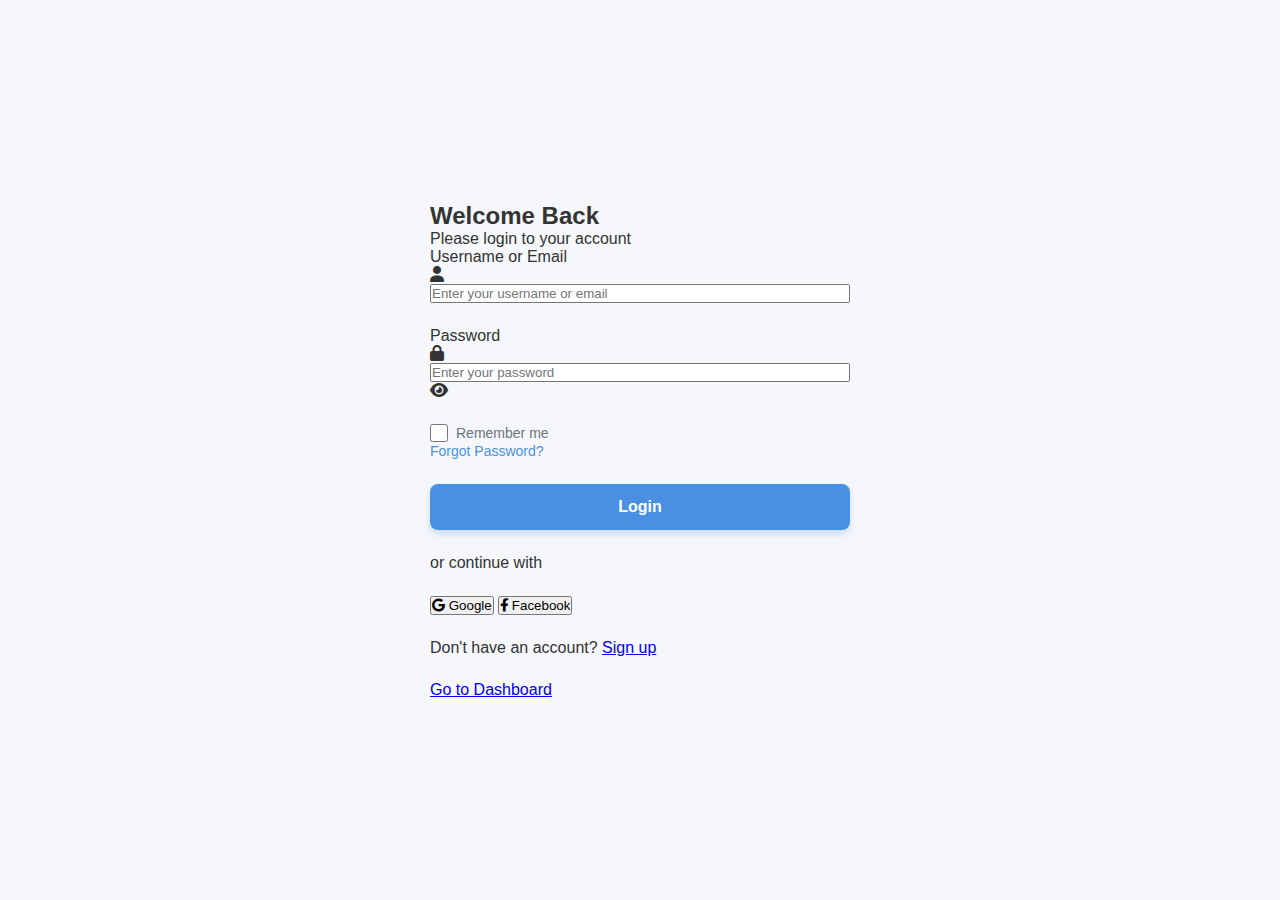
<file: index.html>
<!DOCTYPE html>
<html lang="en">
<head>
    <meta charset="UTF-8">
    <meta name="viewport" content="width=device-width, initial-scale=1.0">
    <title>Login Page</title>
    <link rel="stylesheet" href="styles.css">
    <link rel="stylesheet" href="https://cdnjs.cloudflare.com/ajax/libs/font-awesome/6.0.0-beta3/css/all.min.css">
</head>
<body>
    <div class="container">
        <div class="login-container">
            <div class="login-header">
                <h2>Welcome Back</h2>
                <p>Please login to your account</p>
            </div>
            
            <form id="login-form">
                <div class="form-group">
                    <label for="username">Username or Email</label>
                    <div class="input-group">
                        <span class="input-icon"><i class="fas fa-user"></i></span>
                        <input type="text" id="username" name="username" placeholder="Enter your username or email">
                    </div>
                    <small class="error-message" id="username-error"></small>
                </div>
                
                <div class="form-group">
                    <label for="password">Password</label>
                    <div class="input-group">
                        <span class="input-icon"><i class="fas fa-lock"></i></span>
                        <input type="password" id="password" name="password" placeholder="Enter your password">
                        <span class="toggle-password"><i class="fas fa-eye"></i></span>
                    </div>
                    <small class="error-message" id="password-error"></small>
                </div>
                
                <div class="form-options">
                    <div class="remember-me">
                        <input type="checkbox" id="remember" name="remember">
                        <label for="remember">Remember me</label>
                    </div>
                    <a href="#" class="forgot-password">Forgot Password?</a>
                </div>
                
                <button type="submit" class="login-btn">Login</button>
                
                <div class="divider">
                    <span>or continue with</span>
                </div>
                
                <div class="social-login">
                    <button type="button" class="social-btn google">
                        <i class="fab fa-google"></i>
                        <span>Google</span>
                    </button>
                    <button type="button" class="social-btn facebook">
                        <i class="fab fa-facebook-f"></i>
                        <span>Facebook</span>
                    </button>
                </div>
                
                <div class="signup-link">
                    <p>Don't have an account? <a href="#">Sign up</a></p>
                </div>
                
                <div class="dashboard-link">
                    <p><a href="dashboard.html">Go to Dashboard</a></p>
                </div>
            </form>
        </div>
    </div>
    
    <script src="script.js"></script>
</body>
</html>
</file>
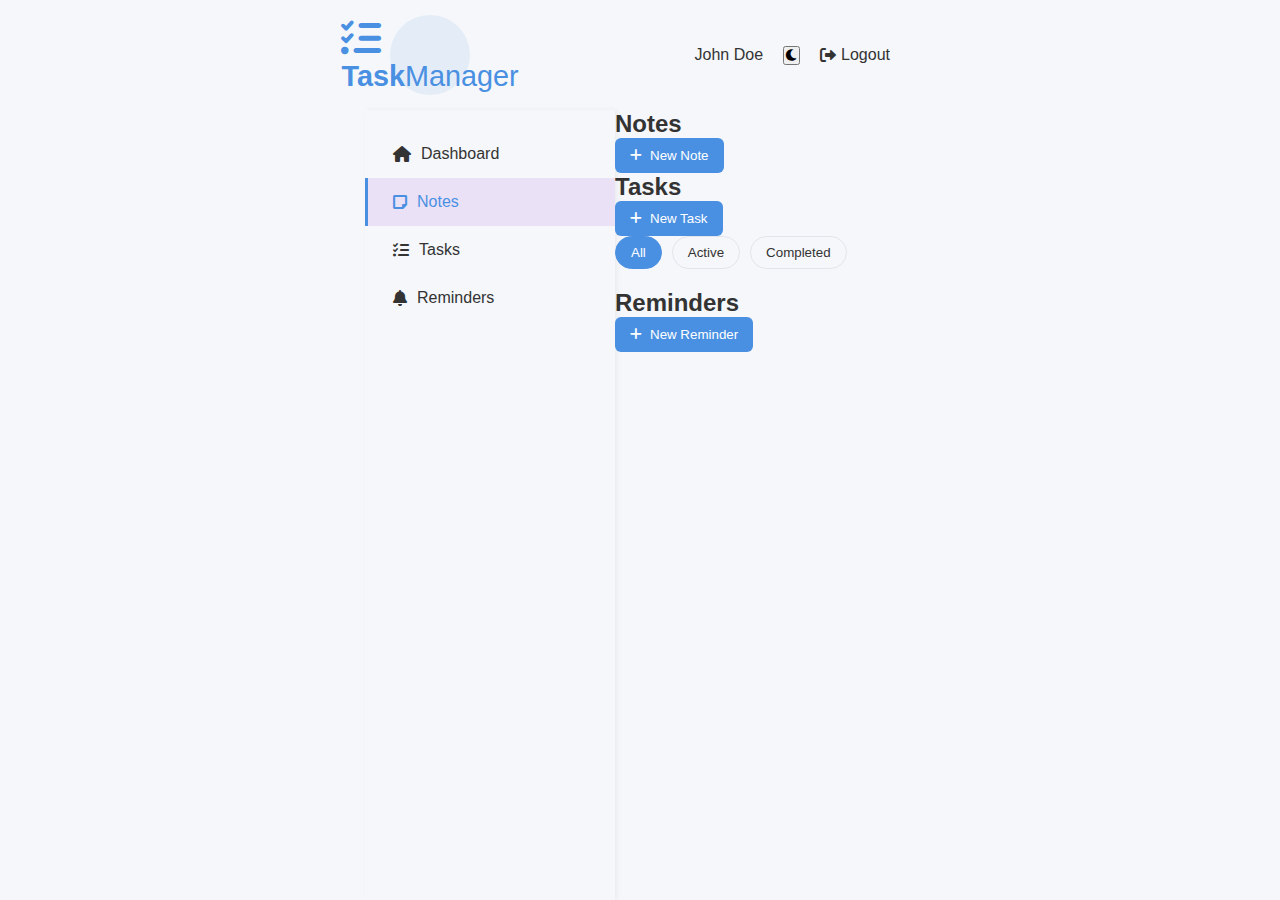
<file: dashboard.html>
<!DOCTYPE html>
<html lang="en">
<head>
    <meta charset="UTF-8">
    <meta name="viewport" content="width=device-width, initial-scale=1.0">
    <title>Dashboard - Notes & Tasks</title>
    <link rel="stylesheet" href="styles.css">
    <link rel="stylesheet" href="dashboard.css">
    <link rel="stylesheet" href="https://cdnjs.cloudflare.com/ajax/libs/font-awesome/6.0.0-beta3/css/all.min.css">
</head>
<body>
    <div class="dashboard-container">
        <!-- Header Section -->
        <header class="dashboard-header">
            <div class="logo">
                <h1><i class="fas fa-tasks"></i> Task<span>Manager</span></h1>
            </div>
            <div class="user-menu">
                <span class="user-name">John Doe</span>
                <button id="theme-toggle" class="theme-toggle">
                    <i class="fas fa-moon"></i>
                </button>
                <a href="index.html" class="logout-btn">
                    <i class="fas fa-sign-out-alt"></i> Logout
                </a>
            </div>
        </header>

        <!-- Main Content -->
        <main class="dashboard-main">
            <!-- Sidebar -->
            <aside class="sidebar">
                <nav class="sidebar-nav">
                    <ul>
                        <li class="active"><a href="#"><i class="fas fa-home"></i> Dashboard</a></li>
                        <li><a href="#" id="notes-tab"><i class="fas fa-sticky-note"></i> Notes</a></li>
                        <li><a href="#" id="tasks-tab"><i class="fas fa-tasks"></i> Tasks</a></li>
                        <li><a href="#" id="reminders-tab"><i class="fas fa-bell"></i> Reminders</a></li>
                    </ul>
                </nav>
            </aside>

            <!-- Content Area -->
            <section class="content-area">
                <!-- Notes Section -->
                <div class="content-section" id="notes-section">
                    <div class="section-header">
                        <h2>Notes</h2>
                        <button id="add-note-btn" class="action-btn">
                            <i class="fas fa-plus"></i> New Note
                        </button>
                    </div>
                    
                    <div class="notes-container" id="notes-container">
                        <!-- Notes will be dynamically added here -->
                    </div>
                </div>

                <!-- Tasks Section -->
                <div class="content-section hidden" id="tasks-section">
                    <div class="section-header">
                        <h2>Tasks</h2>
                        <button id="add-task-btn" class="action-btn">
                            <i class="fas fa-plus"></i> New Task
                        </button>
                    </div>
                    
                    <div class="tasks-filter">
                        <button class="filter-btn active" data-filter="all">All</button>
                        <button class="filter-btn" data-filter="active">Active</button>
                        <button class="filter-btn" data-filter="completed">Completed</button>
                    </div>
                    
                    <div class="tasks-container" id="tasks-container">
                        <!-- Tasks will be dynamically added here -->
                    </div>
                </div>

                <!-- Reminders Section -->
                <div class="content-section hidden" id="reminders-section">
                    <div class="section-header">
                        <h2>Reminders</h2>
                        <button id="add-reminder-btn" class="action-btn">
                            <i class="fas fa-plus"></i> New Reminder
                        </button>
                    </div>
                    
                    <div class="reminders-container" id="reminders-container">
                        <!-- Reminders will be dynamically added here -->
                    </div>
                </div>
            </section>
        </main>
    </div>


    <!-- Task Modal -->
    <div id="task-modal" class="modal">
        <div class="modal-content">
            <div class="modal-header">
                <h3>Add New Task</h3>
                <button class="close-modal">&times;</button>
            </div>
            <div class="modal-body">
                <form id="task-form">
                    <div class="form-group">
                        <label for="task-title">Task Title</label>
                        <input type="text" id="task-title" name="task-title" placeholder="Task Title" required>
                    </div>
                    <div class="form-group">
                        <label for="task-description">Description</label>
                        <textarea id="task-description" name="task-description" placeholder="Task description..." rows="3"></textarea>
                    </div>
                    <div class="form-group">
                        <label for="task-due-date">Due Date</label>
                        <input type="datetime-local" id="task-due-date" name="task-due-date">
                    </div>
                    <div class="form-group">
                        <label for="task-priority">Priority</label>
                        <select id="task-priority" name="task-priority">
                            <option value="low">Low</option>
                            <option value="medium" selected>Medium</option>
                            <option value="high">High</option>
                        </select>
                    </div>
                    <button type="submit" class="submit-btn">Add Task</button>
                </form>
            </div>
        </div>
    </div>

    <!-- Reminder Modal -->
    <div id="reminder-modal" class="modal">
        <div class="modal-content">
            <div class="modal-header">
                <h3>Add New Reminder</h3>
                <button class="close-modal">&times;</button>
            </div>
            <div class="modal-body">
                <form id="reminder-form">
                    <div class="form-group">
                        <label for="reminder-title">Reminder Title</label>
                        <input type="text" id="reminder-title" name="reminder-title" placeholder="Reminder Title" required>
                    </div>
                    <div class="form-group">
                        <label for="reminder-date">Date & Time</label>
                        <input type="datetime-local" id="reminder-date" name="reminder-date" required>
                    </div>
                    <div class="form-group">
                        <label for="reminder-repeat">Repeat</label>
                        <select id="reminder-repeat" name="reminder-repeat">
                            <option value="none">None</option>
                            <option value="daily">Daily</option>
                            <option value="weekly">Weekly</option>
                            <option value="monthly">Monthly</option>
                        </select>
                    </div>
                    <button type="submit" class="submit-btn">Set Reminder</button>
                </form>
            </div>
        </div>
    </div>

    <script src="dashboard.js"></script>
</body>
</html>
</file>
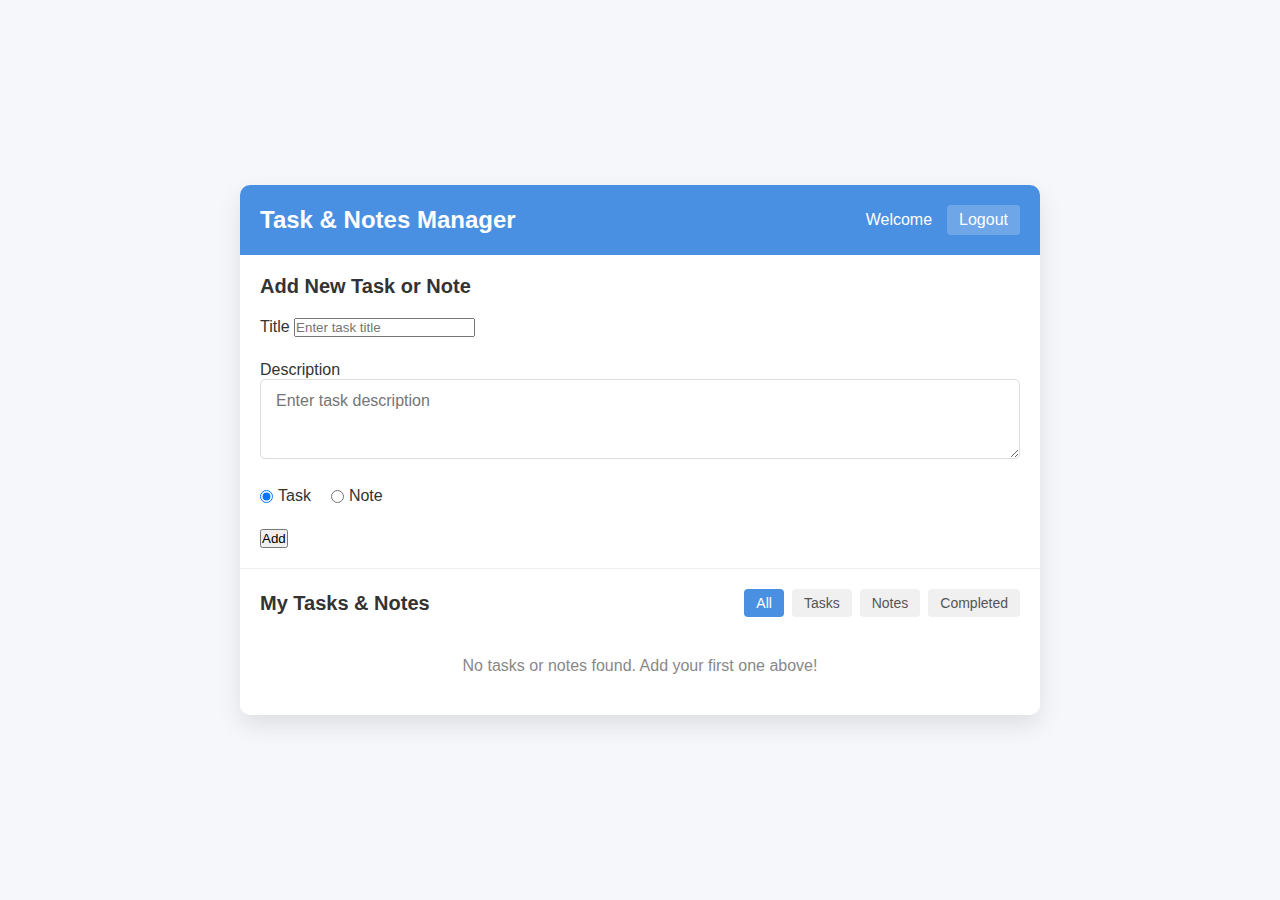
<file: tasks.html>
<!DOCTYPE html>
<html lang="en">
<head>
    <meta charset="UTF-8">
    <meta name="viewport" content="width=device-width, initial-scale=1.0">
    <title>Task & Notes Manager</title>
    <link rel="stylesheet" href="styles.css">
    <link rel="stylesheet" href="tasks.css">
</head>
<body>
    <div class="task-container">
        <div class="task-header">
            <h1>Task & Notes Manager</h1>
            <div class="user-info">
                <span id="username-display">Welcome</span>
                <a href="index.html" class="logout-btn">Logout</a>
            </div>
        </div>
        
        <div class="add-task-section">
            <h2>Add New Task or Note</h2>
            <form id="addTaskForm">
                <div class="form-group">
                    <label for="taskTitle">Title</label>
                    <input type="text" id="taskTitle" name="taskTitle" placeholder="Enter task title" required>
                </div>
                <div class="form-group">
                    <label for="taskDescription">Description</label>
                    <textarea id="taskDescription" name="taskDescription" placeholder="Enter task description" rows="3"></textarea>
                </div>
                <div class="form-group task-type">
                    <div>
                        <input type="radio" id="typeTask" name="taskType" value="task" checked>
                        <label for="typeTask">Task</label>
                    </div>
                    <div>
                        <input type="radio" id="typeNote" name="taskType" value="note">
                        <label for="typeNote">Note</label>
                    </div>
                </div>
                <div class="form-group">
                    <button type="submit">Add</button>
                </div>
            </form>
        </div>
        
        <div class="tasks-section">
            <div class="section-header">
                <h2>My Tasks & Notes</h2>
                <div class="filter-options">
                    <button class="filter-btn active" data-filter="all">All</button>
                    <button class="filter-btn" data-filter="task">Tasks</button>
                    <button class="filter-btn" data-filter="note">Notes</button>
                    <button class="filter-btn" data-filter="completed">Completed</button>
                </div>
            </div>
            
            <div id="tasksList" class="tasks-list">
                <!-- Tasks will be dynamically added here -->
                <div class="no-tasks-message">No tasks or notes yet. Add your first one above!</div>
            </div>
        </div>
    </div>
    
    <script src="tasks.js"></script>
</body>
</html>
</file>
<file: dashboard.css>
/* Dashboard specific styles */

/* Layout */
.dashboard-container {
    display: flex;
    flex-direction: column;
    min-height: 100vh;
    background-color: var(--background-color);
}

/* Header */
.dashboard-header {
    background-color: var(--white);
    box-shadow: var(--shadow);
    padding: 15px 25px;
    display: flex;
    justify-content: space-between;
    align-items: center;
    position: sticky;
    top: 0;
    z-index: 100;
}

.logo h1 {
    font-size: 1.8rem;
    color: var(--primary-color);
}

.logo h1 span {
    font-weight: 400;
    color: var(--text-color);
}

.user-menu {
    display: flex;
    align-items: center;
    gap: 20px;
}

.user-name {
    font-weight: 500;
    color: var(--text-color);
}

.logout-btn {
    color: var(--light-text);
    text-decoration: none;
    display: flex;
    align-items: center;
    gap: 5px;
    transition: var(--transition);
}

.logout-btn:hover {
    color: var(--primary-color);
}

/* Main content layout */
.dashboard-main {
    display: flex;
    flex: 1;
}

/* Sidebar */
.sidebar {
    width: 250px;
    background-color: var(--white);
    box-shadow: 2px 0 5px rgba(0, 0, 0, 0.05);
    padding: 20px 0;
    transition: var(--transition);
}

.sidebar-nav ul {
    list-style: none;
}

.sidebar-nav li a {
    display: flex;
    align-items: center;
    gap: 10px;
    padding: 15px 25px;
    color: var(--text-color);
    text-decoration: none;
    transition: var(--transition);
    border-left: 3px solid transparent;
}

.sidebar-nav li a:hover {
    background-color: rgba(138, 43, 226, 0.05);
    color: var(--primary-color);
}

.sidebar-nav li.active a {
    background-color: rgba(138, 43, 226, 0.1);
    color: var(--primary-color);
    border-left: 3px solid var(--primary-color);
}


.section-header h2 {
    font-size: 1.5rem;
    color: var(--text-color);
}

.action-btn {
    background-color: var(--primary-color);
    color: white;
    border: none;
    padding: 10px 15px;
    border-radius: 6px;
    cursor: pointer;
    display: flex;
    align-items: center;
    gap: 8px;
    transition: var(--transition);
}

.action-btn:hover {
    background-color: var(--primary-hover);
    transform: translateY(-2px);
}

/* Notes Section */
.notes-container {
    display: grid;
    grid-template-columns: repeat(auto-fill, minmax(300px, 1fr));
    gap: 20px;
}

.note-card {
    background-color: white;
    border-radius: 8px;
    box-shadow: 0 2px 4px rgba(0, 0, 0, 0.1);
    padding: 20px;
    position: relative;
    transition: var(--transition);
}

.note-card:hover {
    box-shadow: 0 5px 15px rgba(0, 0, 0, 0.1);
    transform: translateY(-3px);
}

.note-title {
    font-size: 1.1rem;
    margin-bottom: 10px;
    color: var(--text-color);
}

.note-content {
    color: var(--light-text);
    margin-bottom: 15px;
    white-space: pre-wrap;
}

.note-date {
    font-size: 0.8rem;
    color: var(--light-text);
}

.note-actions {
    position: absolute;
    top: 15px;
    right: 15px;
    display: flex;
    gap: 5px;
}

.note-btn {
    background: none;
    border: none;
    color: var(--light-text);
    cursor: pointer;
    transition: var(--transition);
    font-size: 0.9rem;
}

.note-btn:hover {
    color: var(--primary-color);
}

/* Tasks Section */
.tasks-filter {
    display: flex;
    gap: 10px;
    margin-bottom: 20px;
}

.filter-btn {
    background: none;
    border: 1px solid var(--border-color);
    padding: 8px 15px;
    border-radius: 20px;
    cursor: pointer;
    transition: var(--transition);
    color: var(--light-text);
}

.filter-btn.active, .filter-btn:hover {
    background-color: var(--primary-color);
    color: white;
    border-color: var(--primary-color);
}

.task-item {
    display: flex;
    align-items: center;
    background-color: white;
    padding: 15px 20px;
    border-radius: 8px;
    margin-bottom: 10px;
    box-shadow: 0 2px 4px rgba(0, 0, 0, 0.05);
    transition: var(--transition);
}

.task-item:hover {
    box-shadow: 0 4px 8px rgba(0, 0, 0, 0.1);
}

.task-checkbox {
    margin-right: 15px;
    width: 20px;
    height: 20px;
    border-radius: 50%;
    accent-color: var(--primary-color);
    cursor: pointer;
}

.task-content {
    flex: 1;
}

.task-title {
    font-weight: 500;
    color: var(--text-color);
    margin-bottom: 5px;
    transition: var(--transition);
}

.task-item.completed .task-title {
    text-decoration: line-through;
    color: var(--light-text);
}

.task-details {
    font-size: 0.85rem;
    color: var(--light-text);
    display: flex;
    gap: 15px;
}

.task-due {
    display: flex;
    align-items: center;
    gap: 5px;
}

.task-priority {
    display: flex;
    align-items: center;
    gap: 5px;
}

.priority-indicator {
    width: 12px;
    height: 12px;
    border-radius: 50%;
}

.priority-low {
    background-color: #4caf50;
}

.priority-medium {
    background-color: #ff9800;
}

.priority-high {
    background-color: #f44336;
}

.task-actions {
    display: flex;
    gap: 10px;
}

.task-btn {
    background: none;
    border: none;
    color: var(--light-text);
    cursor: pointer;
    transition: var(--transition);
}

.task-btn:hover {
    color: var(--primary-color);
}

/* Reminders Section */
.reminders-container {
    max-width: 800px;
}

.reminder-item {
    display: flex;
    align-items: center;
    background-color: white;
    padding: 15px 20px;
    border-radius: 8px;
    margin-bottom: 10px;
    box-shadow: 0 2px 4px rgba(0, 0, 0, 0.05);
    transition: var(--transition);
}

.reminder-item:hover {
    box-shadow: 0 4px 8px rgba(0, 0, 0, 0.1);
}

.reminder-icon {
    margin-right: 15px;
    width: 40px;
    height: 40px;
    background-color: rgba(138, 43, 226, 0.1);
    border-radius: 50%;
    display: flex;
    align-items: center;
    justify-content: center;
    color: var(--primary-color);
}

.reminder-content {
    flex: 1;
}

.reminder-title {
    font-weight: 500;
    color: var(--text-color);
    margin-bottom: 5px;
}

.reminder-datetime {
    font-size: 0.85rem;
    color: var(--light-text);
    display: flex;
    align-items: center;
    gap: 5px;
}

.reminder-repeat {
    font-size: 0.85rem;
    color: var(--light-text);
    display: flex;
    align-items: center;
    gap: 5px;
    margin-left: 15px;
}

.reminder-actions {
    display: flex;
    gap: 10px;
}

.reminder-btn {
    background: none;
    border: none;
    color: var(--light-text);
    cursor: pointer;
    transition: var(--transition);
}

.reminder-btn:hover {
    color: var(--primary-color);
}

/* Modal */
.modal {
    display: none;
    position: fixed;
    top: 0;
    left: 0;
    width: 100%;
    height: 100%;
    background-color: rgba(0, 0, 0, 0.5);
    z-index: 1000;
    justify-content: center;
    align-items: center;
}

.modal.show {
    display: flex;
}

.modal-content {
    background-color: var(--white);
    border-radius: 10px;
    box-shadow: 0 5px 15px rgba(0, 0, 0, 0.3);
    width: 100%;
    max-width: 500px;
    max-height: calc(100vh - 40px);
    overflow-y: auto;
    animation: modalOpen 0.3s ease;
}

@keyframes modalOpen {
    from {
        opacity: 0;
        transform: translateY(-20px);
    }
    to {
        opacity: 1;
        transform: translateY(0);
    }
}

.modal-header {
    padding: 20px;
    border-bottom: 1px solid var(--border-color);
    display: flex;
    justify-content: space-between;
    align-items: center;
}

.modal-header h3 {
    color: var(--text-color);
    margin: 0;
}

.close-modal {
    background: none;
    border: none;
    font-size: 1.5rem;
    color: var(--light-text);
    cursor: pointer;
    transition: var(--transition);
}

.close-modal:hover {
    color: var(--primary-color);
}

.modal-body {
    padding: 20px;
}

/* Form Styles */
.submit-btn {
    display: block;
    width: 100%;
    background-color: var(--primary-color);
    color: white;
    border: none;
    padding: 12px;
    border-radius: 8px;
    font-size: 1rem;
    font-weight: 500;
    cursor: pointer;
    transition: var(--transition);
    margin-top: 20px;
}

.submit-btn:hover {
    background-color: var(--primary-hover);
}

/* Responsive */
@media screen and (max-width: 992px) {
    .dashboard-main {
        flex-direction: column;
    }

    .sidebar {
        width: 100%;
        box-shadow: 0 2px 5px rgba(0, 0, 0, 0.05);
    }

    .sidebar-nav ul {
        display: flex;
        overflow-x: auto;
        padding-bottom: 5px;
    }

    .sidebar-nav li {
        flex: 1;
        min-width: 100px;
        text-align: center;
    }

    .sidebar-nav li a {
        justify-content: center;
        padding: 10px 15px;
        border-left: none;
        border-bottom: 3px solid transparent;
    }

    .sidebar-nav li.active a {
        border-left: none;
        border-bottom: 3px solid var(--primary-color);
    }

    .content-area {
        padding: 20px;
    }
}

@media screen and (max-width: 768px) {
    .dashboard-header {
        padding: 10px 15px;
    }

    .logo h1 {
        font-size: 1.5rem;
    }

    .user-menu {
        gap: 10px;
    }

    .user-name {
        display: none;
    }

    .notes-container {
        grid-template-columns: 1fr;
    }
}

/* Dark Mode */
.dark-mode .dashboard-header,
.dark-mode .sidebar,
.dark-mode .note-card,
.dark-mode .task-item,
.dark-mode .reminder-item,
.dark-mode .modal-content {
    background-color: var(--white);
}

.dark-mode .sidebar-nav li a:hover {
    background-color: rgba(138, 43, 226, 0.15);
}

.dark-mode .sidebar-nav li.active a {
    background-color: rgba(138, 43, 226, 0.2);
}

.dark-mode .task-checkbox {
    border-color: var(--border-color);
}

.dark-mode .reminder-icon {
    background-color: rgba(138, 43, 226, 0.2);
}
</file>
<file: tasks.css>
/* Tasks Page Specific Styles */

/* Task Container */
.task-container {
    width: 100%;
    max-width: 800px;
    margin: 0 auto;
    background-color: #ffffff;
    border-radius: 10px;
    box-shadow: 0 10px 25px rgba(0, 0, 0, 0.1);
    overflow: hidden;
}

/* Header */
.task-header {
    background-color: #4a90e2;
    color: white;
    padding: 20px;
    display: flex;
    justify-content: space-between;
    align-items: center;
}

.task-header h1 {
    margin: 0;
    font-size: 24px;
}

.user-info {
    display: flex;
    align-items: center;
    gap: 15px;
}

#username-display {
    font-weight: 500;
}

.logout-btn {
    color: white;
    text-decoration: none;
    background-color: rgba(255, 255, 255, 0.2);
    padding: 6px 12px;
    border-radius: 4px;
    transition: background-color 0.3s;
}

.logout-btn:hover {
    background-color: rgba(255, 255, 255, 0.3);
}

/* Add Task Section */
.add-task-section {
    padding: 20px;
    border-bottom: 1px solid #eee;
}

.add-task-section h2 {
    color: #333;
    margin-top: 0;
    margin-bottom: 20px;
    font-size: 20px;
}

.task-type {
    display: flex;
    gap: 20px;
}

.task-type div {
    display: flex;
    align-items: center;
    gap: 5px;
}

.task-type input[type="radio"] {
    cursor: pointer;
}

.task-type label {
    cursor: pointer;
    margin-bottom: 0;
}

textarea {
    resize: vertical;
    width: 100%;
    padding: 12px 15px;
    border: 1px solid #ddd;
    border-radius: 5px;
    font-size: 16px;
    font-family: inherit;
    transition: border-color 0.3s;
}

textarea:focus {
    border-color: #4a90e2;
    outline: none;
    box-shadow: 0 0 0 3px rgba(74, 144, 226, 0.1);
}

/* Tasks Section */
.tasks-section {
    padding: 20px;
}

.section-header {
    display: flex;
    justify-content: space-between;
    align-items: center;
    margin-bottom: 20px;
    flex-wrap: wrap;
    gap: 10px;
}

.section-header h2 {
    color: #333;
    margin: 0;
    font-size: 20px;
}

/* Filter Buttons */
.filter-options {
    display: flex;
    gap: 8px;
    flex-wrap: wrap;
}

.filter-btn {
    background-color: #f0f0f0;
    border: none;
    border-radius: 4px;
    padding: 6px 12px;
    cursor: pointer;
    color: #555;
    font-size: 14px;
    transition: all 0.2s;
}

.filter-btn:hover {
    background-color: #e0e0e0;
}

.filter-btn.active {
    background-color: #4a90e2;
    color: white;
}

/* Task List */
.tasks-list {
    display: flex;
    flex-direction: column;
    gap: 15px;
}

.no-tasks-message {
    text-align: center;
    color: #888;
    padding: 20px;
}

.task-item {
    background-color: #f9f9f9;
    border-left: 4px solid #4a90e2;
    border-radius: 4px;
    padding: 15px;
    box-shadow: 0 2px 5px rgba(0, 0, 0, 0.05);
    transition: transform 0.2s;
}

.task-item:hover {
    transform: translateY(-2px);
}

.task-item.note {
    border-left-color: #f39c12;
}

.task-item.completed {
    border-left-color: #2ecc71;
    opacity: 0.8;
}

.task-item-header {
    display: flex;
    justify-content: space-between;
    align-items: flex-start;
    margin-bottom: 10px;
}

.task-item h3 {
    margin: 0;
    color: #333;
    font-size: 18px;
    flex-grow: 1;
}

.task-item.completed h3 {
    text-decoration: line-through;
    color: #777;
}

.task-controls {
    display: flex;
    gap: 5px;
}

.task-controls button {
    background: none;
    border: none;
    cursor: pointer;
    padding: 5px;
    color: #777;
    font-size: 16px;
    transition: color 0.2s;
}

.complete-btn:hover {
    color: #2ecc71;
}

.edit-btn:hover {
    color: #f39c12;
}

.delete-btn:hover {
    color: #e74c3c;
}

.task-item p {
    margin: 0;
    color: #666;
    font-size: 14px;
}

.task-meta {
    display: flex;
    justify-content: space-between;
    align-items: center;
    margin-top: 10px;
    font-size: 12px;
    color: #888;
}

.task-type-badge {
    background-color: #4a90e2;
    color: white;
    padding: 2px 8px;
    border-radius: 10px;
    font-size: 12px;
}

.task-type-badge.note {
    background-color: #f39c12;
}

/* Responsive */
@media (max-width: 600px) {
    .task-container {
        border-radius: 0;
        box-shadow: none;
    }
    
    .task-header {
        flex-direction: column;
        gap: 10px;
        text-align: center;
    }
    
    .section-header {
        flex-direction: column;
        align-items: flex-start;
    }
}
</file>
<file: styles.css>
/* Reset and Base Styles */
* {
    margin: 0;
    padding: 0;
    box-sizing: border-box;
    font-family: 'Segoe UI', Tahoma, Geneva, Verdana, sans-serif;
}

:root {
    --primary-color: #4a90e2;    /* Soft blue */
    --primary-hover: #3a7bc8;    /* Darker blue for hover */
    --background-color: #f5f7fa; /* Light gray background */
    --card-color: #ffffff;       /* White card */
    --text-primary: #333333;     /* Dark gray text */
    --text-secondary: #6c757d;   /* Medium gray text */
    --border-color: #e1e5eb;     /* Light gray border */
    --error-color: #dc3545;      /* Error red */
    --success-color: #28a745;    /* Success green */
}

body {
    background-color: var(--background-color);
    color: var(--text-primary);
    height: 100vh;
    display: flex;
    justify-content: center;
    align-items: center;
}

.container {
    width: 100%;
    padding: 0 15px;
    max-width: 450px;
}

/* Login Card */
.login-card {
    background-color: var(--card-color);
    border-radius: 12px;
    box-shadow: 0 8px 24px rgba(0, 0, 0, 0.1);
    padding: 40px;
    width: 100%;
    position: relative;
    overflow: hidden;
}

/* Logo */
.logo-container {
    display: flex;
    justify-content: center;
    margin-bottom: 30px;
}

.logo {
    width: 80px;
    height: 80px;
    background-color: rgba(74, 144, 226, 0.1);
    border-radius: 50%;
    display: flex;
    align-items: center;
    justify-content: center;
}

.logo i {
    font-size: 40px;
    color: var(--primary-color);
}

/* Title */
.title {
    text-align: center;
    margin-bottom: 30px;
}

.title h1 {
    font-size: 28px;
    font-weight: 600;
    margin-bottom: 8px;
    color: var(--text-primary);
}

.title p {
    color: var(--text-secondary);
    font-size: 16px;
}

/* Form */
form {
    display: flex;
    flex-direction: column;
    gap: 24px;
}

.input-group {
    display: flex;
    flex-direction: column;
}

.input-group label {
    font-size: 14px;
    font-weight: 500;
    margin-bottom: 8px;
    color: var(--text-primary);
}

.input-with-icon {
    position: relative;
    width: 100%;
}

.input-with-icon i {
    position: absolute;
    left: 16px;
    top: 50%;
    transform: translateY(-50%);
    color: var(--text-secondary);
}

.input-with-icon .toggle-password {
    left: auto;
    right: 16px;
    cursor: pointer;
}

.input-with-icon input {
    width: 100%;
    padding: 14px 16px 14px 45px;
    border: 1px solid var(--border-color);
    border-radius: 8px;
    font-size: 16px;
    transition: all 0.2s ease-in-out;
}

.input-with-icon input:focus {
    outline: none;
    border-color: var(--primary-color);
    box-shadow: 0 0 0 3px rgba(74, 144, 226, 0.2);
}

.input-with-icon input::placeholder {
    color: #adb5bd;
}

/* Options Row */
.options {
    display: flex;
    align-items: center;
    justify-content: space-between;
}

.remember-me {
    display: flex;
    align-items: center;
    gap: 8px;
}

.remember-me input[type="checkbox"] {
    width: 18px;
    height: 18px;
    accent-color: var(--primary-color);
}

.remember-me label {
    font-size: 14px;
    color: var(--text-secondary);
}

.forgot-password {
    font-size: 14px;
    color: var(--primary-color);
    text-decoration: none;
    transition: color 0.2s ease;
}

.forgot-password:hover {
    color: var(--primary-hover);
    text-decoration: underline;
}

/* Login Button */
.login-btn {
    background-color: var(--primary-color);
    color: white;
    border: none;
    border-radius: 8px;
    padding: 14px;
    font-size: 16px;
    font-weight: 600;
    cursor: pointer;
    transition: background-color 0.2s ease;
    box-shadow: 0 4px 6px rgba(74, 144, 226, 0.25);
}

.login-btn:hover {
    background-color: var(--primary-hover);
    box-shadow: 0 6px 8px rgba(74, 144, 226, 0.35);


.social-btn i {
    font-size: 20px;
}

.social-btn:hover {
    transform: translateY(-3px);
    box-shadow: 0 4px 8px rgba(0, 0, 0, 0.1);
}

.social-btn.google i {
    color: #DB4437;
}

.social-btn.facebook i {
    color: #4267B2;
}

.social-btn.apple i {
    color: #555;
}

.social-btn.twitter i {
    color: #1DA1F2;
}

/* Signup Link */
.signup-link {
    text-align: center;
    margin-top: 8px;
}

.signup-link p {
    font-size: 14px;
    color: var(--text-secondary);
}

.signup-link a {
    color: var(--primary-color);
    text-decoration: none;
    font-weight: 500;
    transition: color 0.2s ease;
}

.signup-link a:hover {
    color: var(--primary-hover);
    text-decoration: underline;
}

/* Responsive Design */
@media (max-width: 576px) {
    .login-card {
        padding: 30px 20px;
        box-shadow: none;
        border-radius: 0;
    }
    
    .container {
        height: 100vh;
        display: flex;
        align-items: center;
        padding: 0;
        max-width: 100%;
    }
    
    body {
        background-color: var(--card-color);
    }
    
    .options {
        flex-direction: column;
        align-items: flex-start;
        gap: 12px;
    }
    
    .forgot-password {
        align-self: flex-end;
    }
}

/* Dark mode preferences */
@media (prefers-color-scheme: dark) {
    :root {
        --background-color: #1a1a2e;
        --card-color: #16213e;
        --text-primary: #e6e6e6;
        --text-secondary: #b0b0b0;
        --border-color: #44476a;
    }
    
    .logo {
        background-color: rgba(74, 144, 226, 0.15);
    }
    
    .input-with-icon input {
        background-color: rgba(255, 255, 255, 0.05);
        color: var(--text-primary);
    }
}
</file>
